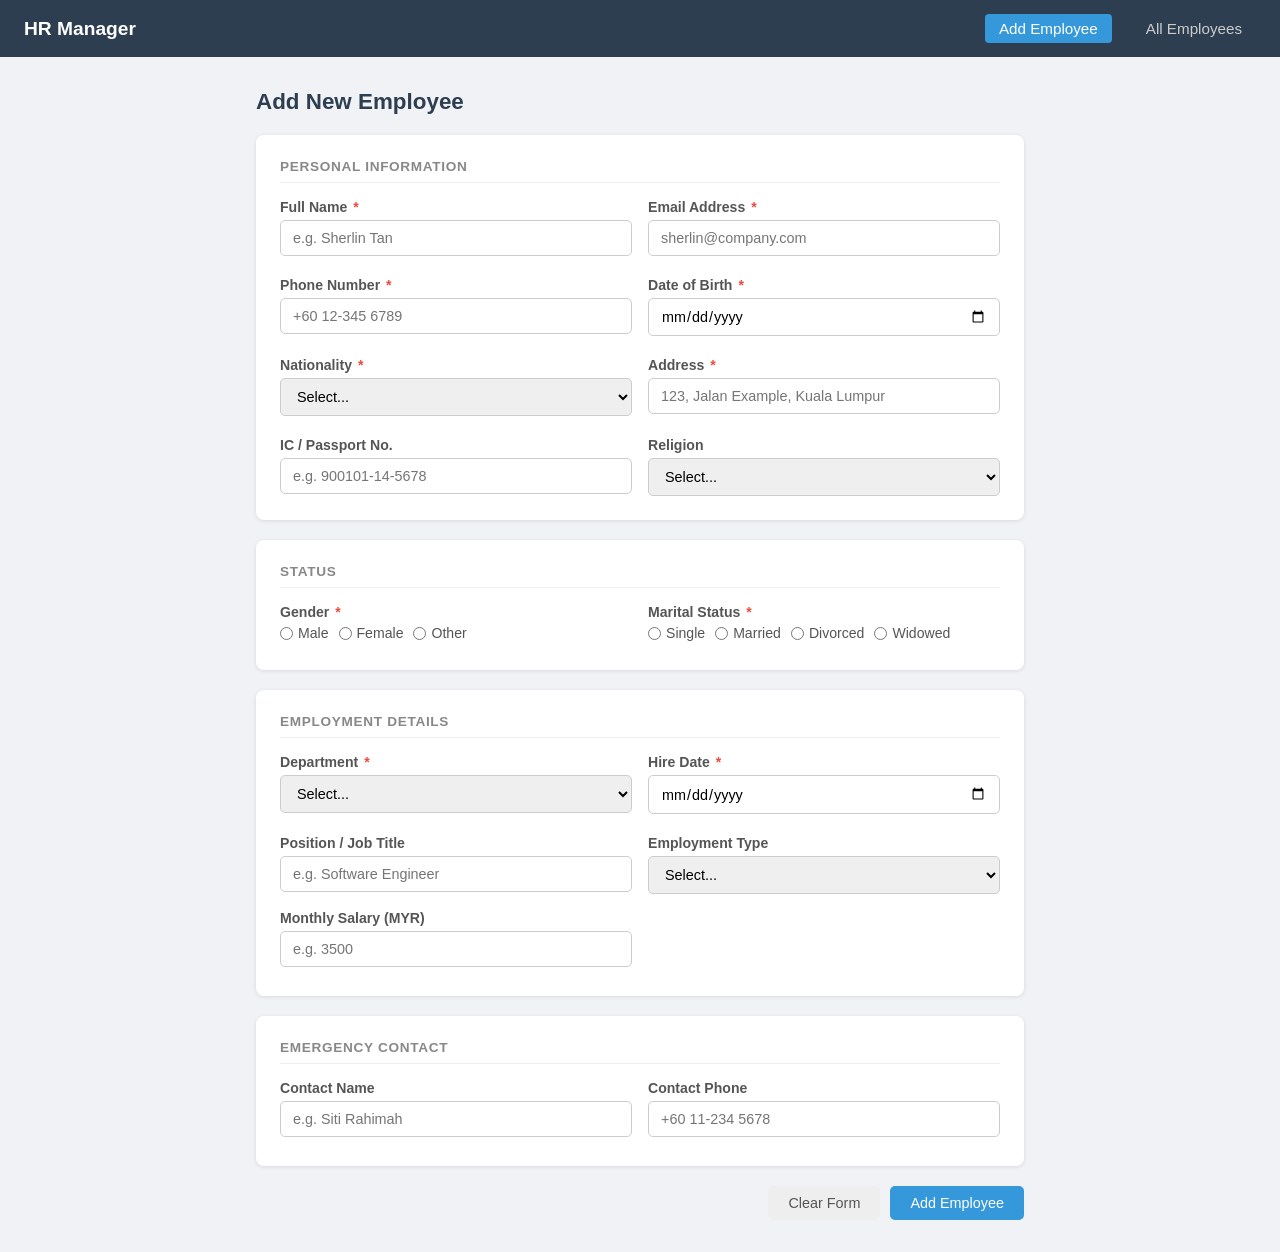
<file: Employee-CRUD/index.html>
<!DOCTYPE html>
<html lang="en">
<head>
  <meta charset="UTF-8" />
  <meta name="viewport" content="width=device-width, initial-scale=1.0" />
  <title>HR Manager — Add Employee</title>
  <link rel="stylesheet" href="styles.css" />
</head>
<body>

<nav>
  <h1>HR Manager</h1>
  <a href="index.html" class="active">Add Employee</a>
  <a href="EmployeeList.html">All Employees</a>
</nav>

<div class="container">
  <h2>Add New Employee</h2>

  <!-- Personal Information -->
  <div class="card">
    <h3>Personal Information</h3>
    <div class="form-grid">

      <div class="field">
        <label for="employeeName">Full Name <span class="req">*</span></label>
        <input type="text" id="employeeName" placeholder="e.g. Sherlin Tan" />
        <span class="error-msg" id="err-employeeName"></span>
      </div>

      <div class="field">
        <label for="email">Email Address <span class="req">*</span></label>
        <input type="email" id="email" placeholder="sherlin@company.com" />
        <span class="error-msg" id="err-email"></span>
      </div>

      <div class="field">
        <label for="phoneNo">Phone Number <span class="req">*</span></label>
        <input type="text" id="phoneNo" placeholder="+60 12-345 6789" />
        <span class="error-msg" id="err-phoneNo"></span>
      </div>

      <div class="field">
        <label for="dateOfBirth">Date of Birth <span class="req">*</span></label>
        <input type="date" id="dateOfBirth" />
        <span class="error-msg" id="err-dateOfBirth"></span>
      </div>

      <div class="field">
        <label for="nationality">Nationality <span class="req">*</span></label>
        <select id="nationality">
          <option value="">Select...</option>
          <option>Malaysian</option>
          <option>Indonesian</option>
          <option>Philippine</option>
          <option>Thai</option>
          <option>Vietnamese</option>
          <option>Other</option>
        </select>
        <span class="error-msg" id="err-nationality"></span>
      </div>

      <div class="field">
        <label for="address">Address <span class="req">*</span></label>
        <input type="text" id="address" placeholder="123, Jalan Example, Kuala Lumpur" />
        <span class="error-msg" id="err-address"></span>
      </div>

      <div class="field">
        <label for="icPassport">IC / Passport No.</label>
        <input type="text" id="icPassport" placeholder="e.g. 900101-14-5678" />
      </div>

      <div class="field">
        <label for="religion">Religion</label>
        <select id="religion">
          <option value="">Select...</option>
          <option>Islam</option>
          <option>Christianity</option>
          <option>Buddhism</option>
          <option>Hinduism</option>
          <option>Other</option>
          <option>Prefer not to say</option>
        </select>
      </div>

    </div>
  </div>

  <!-- Status -->
  <div class="card">
    <h3>Status</h3>
    <div class="form-grid">

      <div class="field">
        <label>Gender <span class="req">*</span></label>
        <div class="radio-group">
          <label><input type="radio" name="gender" value="Male" /> Male</label>
          <label><input type="radio" name="gender" value="Female" /> Female</label>
          <label><input type="radio" name="gender" value="Other" /> Other</label>
        </div>
        <span class="error-msg" id="err-gender"></span>
      </div>

      <div class="field">
        <label>Marital Status <span class="req">*</span></label>
        <div class="radio-group">
          <label><input type="radio" name="maritalStatus" value="Single" /> Single</label>
          <label><input type="radio" name="maritalStatus" value="Married" /> Married</label>
          <label><input type="radio" name="maritalStatus" value="Divorced" /> Divorced</label>
          <label><input type="radio" name="maritalStatus" value="Widowed" /> Widowed</label>
        </div>
        <span class="error-msg" id="err-maritalStatus"></span>
      </div>

    </div>
  </div>

  <!-- Employment Details -->
  <div class="card">
    <h3>Employment Details</h3>
    <div class="form-grid">

      <div class="field">
        <label for="department">Department <span class="req">*</span></label>
        <select id="department">
          <option value="">Select...</option>
          <option>IT</option>
          <option>Finance</option>
          <option>HR</option>
          <option>Marketing</option>
        </select>
        <span class="error-msg" id="err-department"></span>
      </div>

      <div class="field">
        <label for="hireDate">Hire Date <span class="req">*</span></label>
        <input type="date" id="hireDate" />
        <span class="error-msg" id="err-hireDate"></span>
      </div>

      <div class="field">
        <label for="position">Position / Job Title</label>
        <input type="text" id="position" placeholder="e.g. Software Engineer" />
      </div>

      <div class="field">
        <label for="employmentType">Employment Type</label>
        <select id="employmentType">
          <option value="">Select...</option>
          <option>Full-time</option>
          <option>Part-time</option>
          <option>Contract</option>
          <option>Intern</option>
        </select>
      </div>

      <div class="field">
        <label for="salary">Monthly Salary (MYR)</label>
        <input type="number" id="salary" placeholder="e.g. 3500" min="0" />
        <span class="error-msg" id="err-salary"></span>
      </div>

    </div>
  </div>

  <!-- Emergency Contact -->
  <div class="card">
    <h3>Emergency Contact</h3>
    <div class="form-grid">

      <div class="field">
        <label for="emergencyName">Contact Name</label>
        <input type="text" id="emergencyName" placeholder="e.g. Siti Rahimah" />
      </div>

      <div class="field">
        <label for="emergencyPhone">Contact Phone</label>
        <input type="text" id="emergencyPhone" placeholder="+60 11-234 5678" />
        <span class="error-msg" id="err-emergencyPhone"></span>
      </div>

    </div>
  </div>

    <div class="form-actions">
      <button class="btn-secondary" onclick="resetForm()">Clear Form</button>
      <button class="btn-primary" id="submitBtn" onclick="submitForm()">Add Employee</button>
    </div>
  </div>

</div>

<div class="toast" id="toast"></div>

<script src="App.js"></script>
<script>
  function getFormData() {
    return {
      employeeName:   document.getElementById('employeeName').value.trim(),
      email:          document.getElementById('email').value.trim(),
      phoneNo:        document.getElementById('phoneNo').value.trim(),
      dateOfBirth:    document.getElementById('dateOfBirth').value,
      nationality:    document.getElementById('nationality').value,
      address:        document.getElementById('address').value.trim(),
      icPassport:     document.getElementById('icPassport').value.trim(),
      religion:       document.getElementById('religion').value,
      gender:         document.querySelector('input[name="gender"]:checked')?.value || '',
      maritalStatus:  document.querySelector('input[name="maritalStatus"]:checked')?.value || '',
      department:     document.getElementById('department').value,
      hireDate:       document.getElementById('hireDate').value,
      position:       document.getElementById('position').value.trim(),
      employmentType: document.getElementById('employmentType').value,
      salary:         document.getElementById('salary').value,
      emergencyName:  document.getElementById('emergencyName').value.trim(),
      emergencyPhone: document.getElementById('emergencyPhone').value.trim(),
    };
  }

  async function submitForm() {
    const data = getFormData();

    // Step 1: Frontend validation
    const frontendErrors = validateForm(data);
    if (Object.keys(frontendErrors).length > 0) {
      showErrors(frontendErrors);
      return;
    }

    // Step 2: Send to PHP REST API
    const btn = document.getElementById('submitBtn');
    btn.disabled = true;
    btn.textContent = 'Saving...';

    try {
      const res = await API.addEmployee(data);

      if (res.success) {
        showToast('Employee added successfully!');
        resetForm();
        setTimeout(() => window.location.href = 'EmployeeList.html', 1200);
      } else if (res.errors) {
        // Show backend validation errors
        showErrors(res.errors);
        showToast('Please fix the errors below.', 'error');
      } else {
        showToast(res.error || 'Something went wrong.', 'error');
      }
    } catch (err) {
      showToast('Cannot connect to server. Make sure PHP is running.', 'error');
    } finally {
      btn.disabled = false;
      btn.textContent = 'Add Employee';
    }
  }

  function resetForm() {
    document.querySelectorAll('input:not([type=radio]), select, textarea').forEach(el => el.value = '');
    document.querySelectorAll('input[type=radio]').forEach(el => el.checked = false);
    document.querySelectorAll('.error-msg').forEach(el => el.textContent = '');
    document.querySelectorAll('input, select').forEach(el => el.classList.remove('error'));
  }
</script>

</body>
</html>
</file>
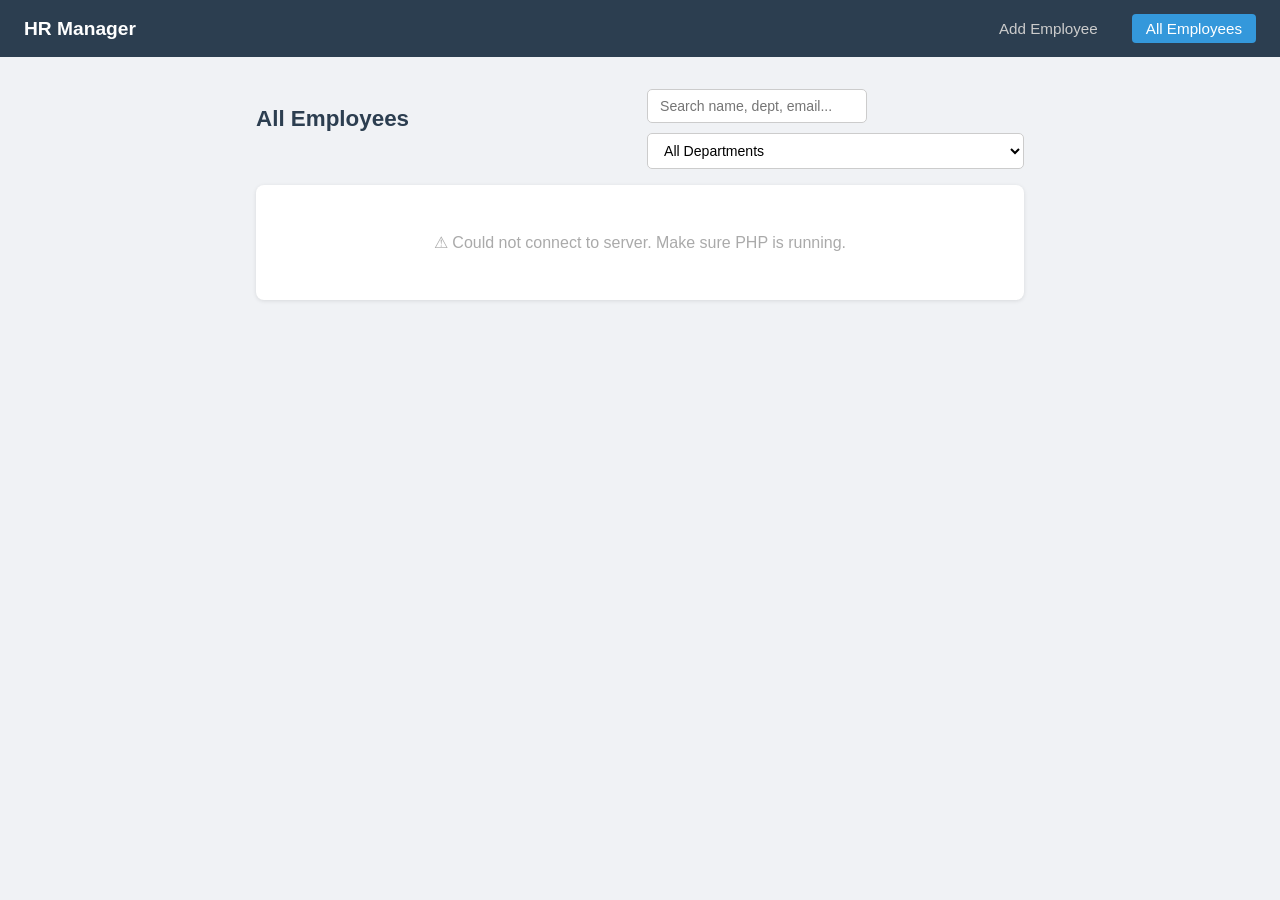
<file: Employee-CRUD/EmployeeList.html>
<!DOCTYPE html>
<html lang="en">
<head>
  <meta charset="UTF-8" />
  <meta name="viewport" content="width=device-width, initial-scale=1.0" />
  <title>HR Manager — All Employees</title>
  <link rel="stylesheet" href="styles.css" />
</head>
<body>

<nav>
  <h1>HR Manager</h1>
  <a href="index.html">Add Employee</a>
  <a href="EmployeeList.html" class="active">All Employees</a>
</nav>

<div class="container">

  <div class="list-header">
    <h2>All Employees <span id="empCount" class="count-badge"></span></h2>
    <div class="list-actions">
      <input type="text" id="searchInput" placeholder="Search name, dept, email..." oninput="filterTable()" />
      <select id="deptFilter" onchange="filterTable()">
        <option value="">All Departments</option>
        <option>IT</option>
        <option>Finance</option>
        <option>HR</option>
        <option>Marketing</option>
      </select>
    </div>
  </div>

  <div id="tableContainer">
    <div class="empty">Loading employees...</div>
  </div>

</div>

<!-- Profile Modal -->
<div class="modal-overlay" id="modal">
  <div class="modal">
    <div class="modal-header">
      <h3 id="modal-name">Employee Profile</h3>
      <button class="modal-close" onclick="closeModal()">Close</button>
    </div>
    <div class="modal-body" id="modal-body"></div>
    <div class="modal-footer">
      <button class="btn-danger" id="deleteBtn">Delete Employee</button>
    </div>
  </div>
</div>

<div class="toast" id="toast"></div>

<script src="App.js"></script>
<script>
  let allEmployees = [];
  let currentId = null;

  // ── Load employees from API (reads from employees.json) ──
  async function loadEmployees() {
    try {
      const res = await API.getEmployees();
      if (res.success) {
        allEmployees = res.data;
        renderTable(allEmployees);
        document.getElementById('empCount').textContent = `(${allEmployees.length})`;
      }
    } catch (err) {
      document.getElementById('tableContainer').innerHTML =
        `<div class="empty">⚠ Could not connect to server. Make sure PHP is running.</div>`;
    }
  }

  // ── Render table ──────────────────────────────────────────
  function renderTable(employees) {
    const container = document.getElementById('tableContainer');

    if (employees.length === 0) {
      container.innerHTML = `<div class="empty">No employees found. <a href="index.html">Add one</a>.</div>`;
      return;
    }

    container.innerHTML = `
      <table>
        <thead>
          <tr>
            <th>#</th>
            <th>Name</th>
            <th>Position</th>
            <th>Department</th>
            <th>Email</th>
            <th>Phone</th>
            <th>Hire Date</th>
            <th>Type</th>
            <th></th>
          </tr>
        </thead>
        <tbody>
          ${employees.map((e, i) => `
            <tr>
              <td>${i + 1}</td>
              <td><strong>${e.employeeName}</strong></td>
              <td>${e.position || '—'}</td>
              <td><span class="dept-tag">${e.department}</span></td>
              <td>${e.email}</td>
              <td>${e.phoneNo}</td>
              <td>${formatDate(e.hireDate)}</td>
              <td>${e.employmentType || '—'}</td>
              <td>
                <button class="btn-secondary btn-sm" onclick="openModal(${e.id})">View</button>
              </td>
            </tr>
          `).join('')}
        </tbody>
      </table>`;
  }

  // ── Filter by search + department ─────────────────────────
  function filterTable() {
    const query = document.getElementById('searchInput').value.toLowerCase();
    const dept  = document.getElementById('deptFilter').value;

    const filtered = allEmployees.filter(e => {
      const matchSearch =
        e.employeeName.toLowerCase().includes(query) ||
        e.email.toLowerCase().includes(query) ||
        (e.position || '').toLowerCase().includes(query) ||
        e.department.toLowerCase().includes(query);
      const matchDept = !dept || e.department === dept;
      return matchSearch && matchDept;
    });

    renderTable(filtered);
  }

  // ── Open profile modal ────────────────────────────────────
  function openModal(id) {
    const e = allEmployees.find(emp => emp.id == id);
    if (!e) return;
    currentId = id;

    document.getElementById('modal-name').textContent = e.employeeName;

    const fields = [
      ['Employee ID',       e.employeeId || '—'],
      ['Position',          e.position || '—'],
      ['Department',        e.department],
      ['Employment Type',   e.employmentType || '—'],
      ['Email',             e.email],
      ['Phone',             e.phoneNo],
      ['Gender',            e.gender],
      ['Marital Status',    e.maritalStatus],
      ['Date of Birth',     formatDate(e.dateOfBirth)],
      ['Nationality',       e.nationality],
      ['Religion',          e.religion || '—'],
      ['IC / Passport',     e.icPassport || '—'],
      ['Address',           e.address],
      ['Hire Date',         formatDate(e.hireDate)],
      ['Salary (MYR)',      e.salary ? `RM ${Number(e.salary).toLocaleString()}` : '—'],
      ['Emergency Contact', e.emergencyName ? `${e.emergencyName} — ${e.emergencyPhone}` : '—'],
    ];

    document.getElementById('modal-body').innerHTML = fields.map(([label, value]) => `
      <div class="modal-field">
        <span class="modal-label">${label}</span>
        <span class="modal-value">${value}</span>
      </div>
    `).join('');

    if (e.notes) {
      document.getElementById('modal-body').innerHTML += `
        <div class="modal-field full">
          <span class="modal-label">Notes</span>
          <span class="modal-value">${e.notes}</span>
        </div>`;
    }

    document.getElementById('modal').classList.add('show');
  }

  function closeModal() {
    document.getElementById('modal').classList.remove('show');
    currentId = null;
  }

  // ── Delete employee ───────────────────────────────────────
  document.getElementById('deleteBtn').addEventListener('click', async () => {
    if (!currentId) return;
    if (!confirm('Are you sure you want to delete this employee?')) return;

    try {
      const res = await API.deleteEmployee(currentId);
      if (res.success) {
        showToast('Employee deleted.');
        closeModal();
        loadEmployees();
      } else {
        showToast(res.error || 'Delete failed.', 'error');
      }
    } catch {
      showToast('Could not connect to server.', 'error');
    }
  });

  // ── Close modal on overlay click / Escape ─────────────────
  document.getElementById('modal').addEventListener('click', function(e) {
    if (e.target === this) closeModal();
  });
  document.addEventListener('keydown', e => {
    if (e.key === 'Escape') closeModal();
  });

  // ── Init ──────────────────────────────────────────────────
  loadEmployees();
</script>

</body>
</html>
</file>
<file: Employee-CRUD/styles.css>
* {
    box-sizing: border-box;
    margin: 0;
    padding: 0;
  }
  
  body {
    font-family: Arial, sans-serif;
    background: #f0f2f5;
    color: #333;
  }
  
  /* NAV */
  nav {
    background: #2c3e50;
    padding: 14px 24px;
    display: flex;
    align-items: center;
    gap: 20px;
  }
  
  nav h1 {
    color: white;
    font-size: 1.2rem;
    margin-right: auto;
  }
  
  nav a {
    color: #ccc;
    text-decoration: none;
    font-size: 0.95rem;
    padding: 6px 14px;
    border-radius: 4px;
  }
  
  nav a:hover {
    background: #3d5166;
    color: white;
  }
  
  nav a.active {
    background: #3498db;
    color: white;
  }
  
  /* CONTAINER */
  .container {
    max-width: 800px;
    margin: 32px auto;
    padding: 0 16px;
  }
  
  h2 {
    font-size: 1.4rem;
    margin-bottom: 20px;
    color: #2c3e50;
  }
  
  /* FORM CARD */
  .card {
    background: white;
    border-radius: 8px;
    padding: 24px;
    box-shadow: 0 1px 4px rgba(0,0,0,0.1);
    margin-bottom: 20px;
  }
  
  .card h3 {
    font-size: 0.85rem;
    text-transform: uppercase;
    letter-spacing: 0.05em;
    color: #888;
    margin-bottom: 16px;
    padding-bottom: 8px;
    border-bottom: 1px solid #eee;
  }
  
  /* FORM GRID */
  .form-grid {
    display: grid;
    grid-template-columns: 1fr 1fr;
    gap: 16px;
  }
  
  /* FIELD */
  .field {
    display: flex;
    flex-direction: column;
    gap: 5px;
  }
  
  .field.full {
    grid-column: 1 / -1;
  }
  
  label {
    font-size: 0.88rem;
    font-weight: bold;
    color: #555;
  }
  
  label .req {
    color: #e74c3c;
    margin-left: 2px;
  }
  
  input, select, textarea {
    padding: 9px 12px;
    border: 1px solid #ccc;
    border-radius: 5px;
    font-size: 0.9rem;
    font-family: Arial, sans-serif;
    width: 100%;
    transition: border-color 0.2s;
  }
  
  input:focus, select:focus, textarea:focus {
    outline: none;
    border-color: #3498db;
  }
  
  input.error, select.error {
    border-color: #e74c3c;
  }
  
  .error-msg {
    font-size: 0.78rem;
    color: #e74c3c;
  }
  
  textarea {
    resize: vertical;
    min-height: 70px;
  }
  
  /* RADIO GROUP */
  .radio-group {
    display: flex;
    gap: 10px;
    flex-wrap: wrap;
  }
  
  .radio-group label {
    display: flex;
    align-items: center;
    gap: 5px;
    font-weight: normal;
    cursor: pointer;
  }
  
  .radio-group input[type="radio"] {
    width: auto;
    cursor: pointer;
  }
  
  /* BUTTONS */
  .form-actions {
    display: flex;
    justify-content: flex-end;
    gap: 10px;
    margin-top: 8px;
  }
  
  button {
    padding: 9px 20px;
    border: none;
    border-radius: 5px;
    font-size: 0.9rem;
    cursor: pointer;
    font-family: Arial, sans-serif;
  }
  
  .btn-primary {
    background: #3498db;
    color: white;
  }
  
  .btn-primary:hover { background: #2980b9; }
  
  .btn-secondary {
    background: #eee;
    color: #555;
  }
  
  .btn-secondary:hover { background: #ddd; }
  
  /* TOAST */
  .toast {
    position: fixed;
    bottom: 24px;
    right: 24px;
    padding: 12px 20px;
    border-radius: 6px;
    font-size: 0.9rem;
    color: white;
    display: none;
    z-index: 999;
  }
  
  .toast.success { background: #27ae60; }
  .toast.error   { background: #e74c3c; }
  .toast.show    { display: block; }
  
  /* EMPLOYEE TABLE */
  .search-bar {
    margin-bottom: 16px;
  }
  
  .search-bar input {
    max-width: 320px;
    padding: 8px 12px;
    border: 1px solid #ccc;
    border-radius: 5px;
    font-size: 0.9rem;
  }
  
  table {
    width: 100%;
    border-collapse: collapse;
    background: white;
    border-radius: 8px;
    overflow: hidden;
    box-shadow: 0 1px 4px rgba(0,0,0,0.1);
    font-size: 0.88rem;
  }
  
  thead {
    background: #2c3e50;
    color: white;
  }
  
  thead th {
    padding: 12px 14px;
    text-align: left;
    font-weight: normal;
    font-size: 0.82rem;
    text-transform: uppercase;
    letter-spacing: 0.04em;
  }
  
  tbody tr {
    border-bottom: 1px solid #eee;
  }
  
  tbody tr:last-child { border-bottom: none; }
  tbody tr:hover { background: #f8f9fa; }
  
  tbody td {
    padding: 11px 14px;
    color: #444;
  }
  
  /* EMPTY */
  .empty {
    text-align: center;
    padding: 48px;
    color: #aaa;
    background: white;
    border-radius: 8px;
    box-shadow: 0 1px 4px rgba(0,0,0,0.1);
  }
  
  /* MODAL */
  .modal-overlay {
    display: none;
    position: fixed;
    inset: 0;
    background: rgba(0,0,0,0.5);
    z-index: 100;
    align-items: center;
    justify-content: center;
  }
  
  .modal-overlay.show { display: flex; }
  
  .modal {
    background: white;
    border-radius: 8px;
    width: 100%;
    max-width: 520px;
    max-height: 85vh;
    overflow-y: auto;
    margin: 16px;
  }
  
  .modal-header {
    padding: 16px 20px;
    border-bottom: 1px solid #eee;
    display: flex;
    justify-content: space-between;
    align-items: center;
  }
  
  .modal-header h3 { font-size: 1.1rem; color: #2c3e50; }
  
  .modal-close {
    background: none;
    border: 1px solid #ccc;
    border-radius: 4px;
    padding: 4px 10px;
    cursor: pointer;
    color: #888;
  }
  
  .modal-close:hover { background: #f0f0f0; }
  
  .modal-body {
    padding: 20px;
    display: grid;
    grid-template-columns: 1fr 1fr;
    gap: 12px;
  }
  
  .modal-field { display: flex; flex-direction: column; gap: 2px; }
  .modal-label { font-size: 0.75rem; text-transform: uppercase; letter-spacing: 0.05em; color: #999; }
  .modal-value { font-size: 0.9rem; color: #333; }
  
  @media (max-width: 600px) {
    .form-grid { grid-template-columns: 1fr; }
    .modal-body { grid-template-columns: 1fr; }
  }
  
  /* LIST HEADER */
  .list-header {
    display: flex;
    justify-content: space-between;
    align-items: center;
    margin-bottom: 16px;
    flex-wrap: wrap;
    gap: 12px;
  }
  
  .list-actions {
    display: flex;
    gap: 10px;
    flex-wrap: wrap;
  }
  
  .list-actions input {
    width: 220px;
    padding: 8px 12px;
    border: 1px solid #ccc;
    border-radius: 5px;
    font-size: 0.88rem;
  }
  
  .list-actions select {
    padding: 8px 12px;
    border: 1px solid #ccc;
    border-radius: 5px;
    font-size: 0.88rem;
    background: white;
  }
  
  .count-badge {
    font-size: 1rem;
    color: #888;
    font-weight: normal;
  }
  
  /* DEPT TAG */
  .dept-tag {
    display: inline-block;
    padding: 2px 8px;
    background: #e8f4fd;
    color: #2980b9;
    border-radius: 4px;
    font-size: 0.8rem;
  }
  
  /* SMALL BUTTON */
  .btn-sm {
    padding: 5px 12px;
    font-size: 0.82rem;
  }
  
  /* DELETE BUTTON */
  .btn-danger {
    background: #e74c3c;
    color: white;
    padding: 8px 18px;
    border-radius: 5px;
    border: none;
    cursor: pointer;
    font-size: 0.88rem;
  }
  
  .btn-danger:hover { background: #c0392b; }
  
  /* MODAL FOOTER */
  .modal-footer {
    padding: 14px 20px;
    border-top: 1px solid #eee;
    display: flex;
    justify-content: flex-end;
  }
  
  /* MODAL FULL WIDTH FIELD */
  .modal-field.full {
    grid-column: 1 / -1;
  }
</file>
